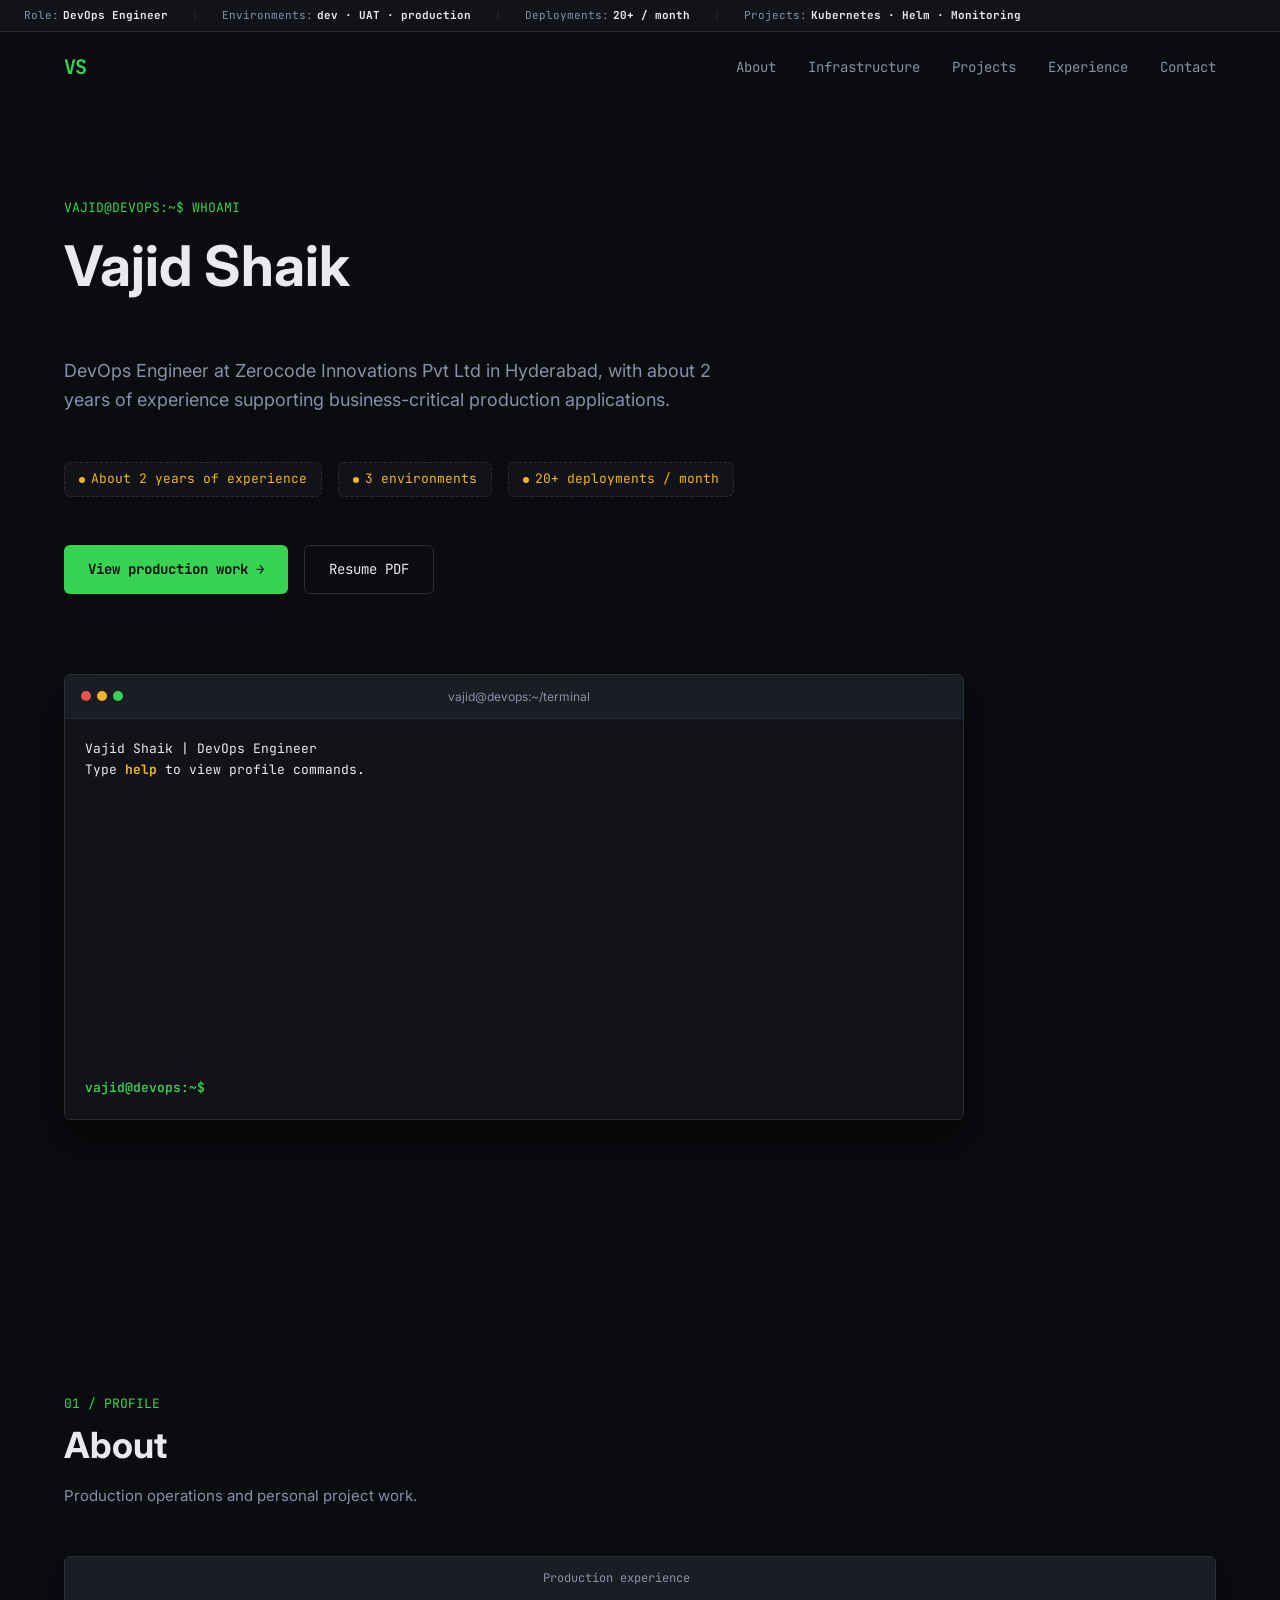
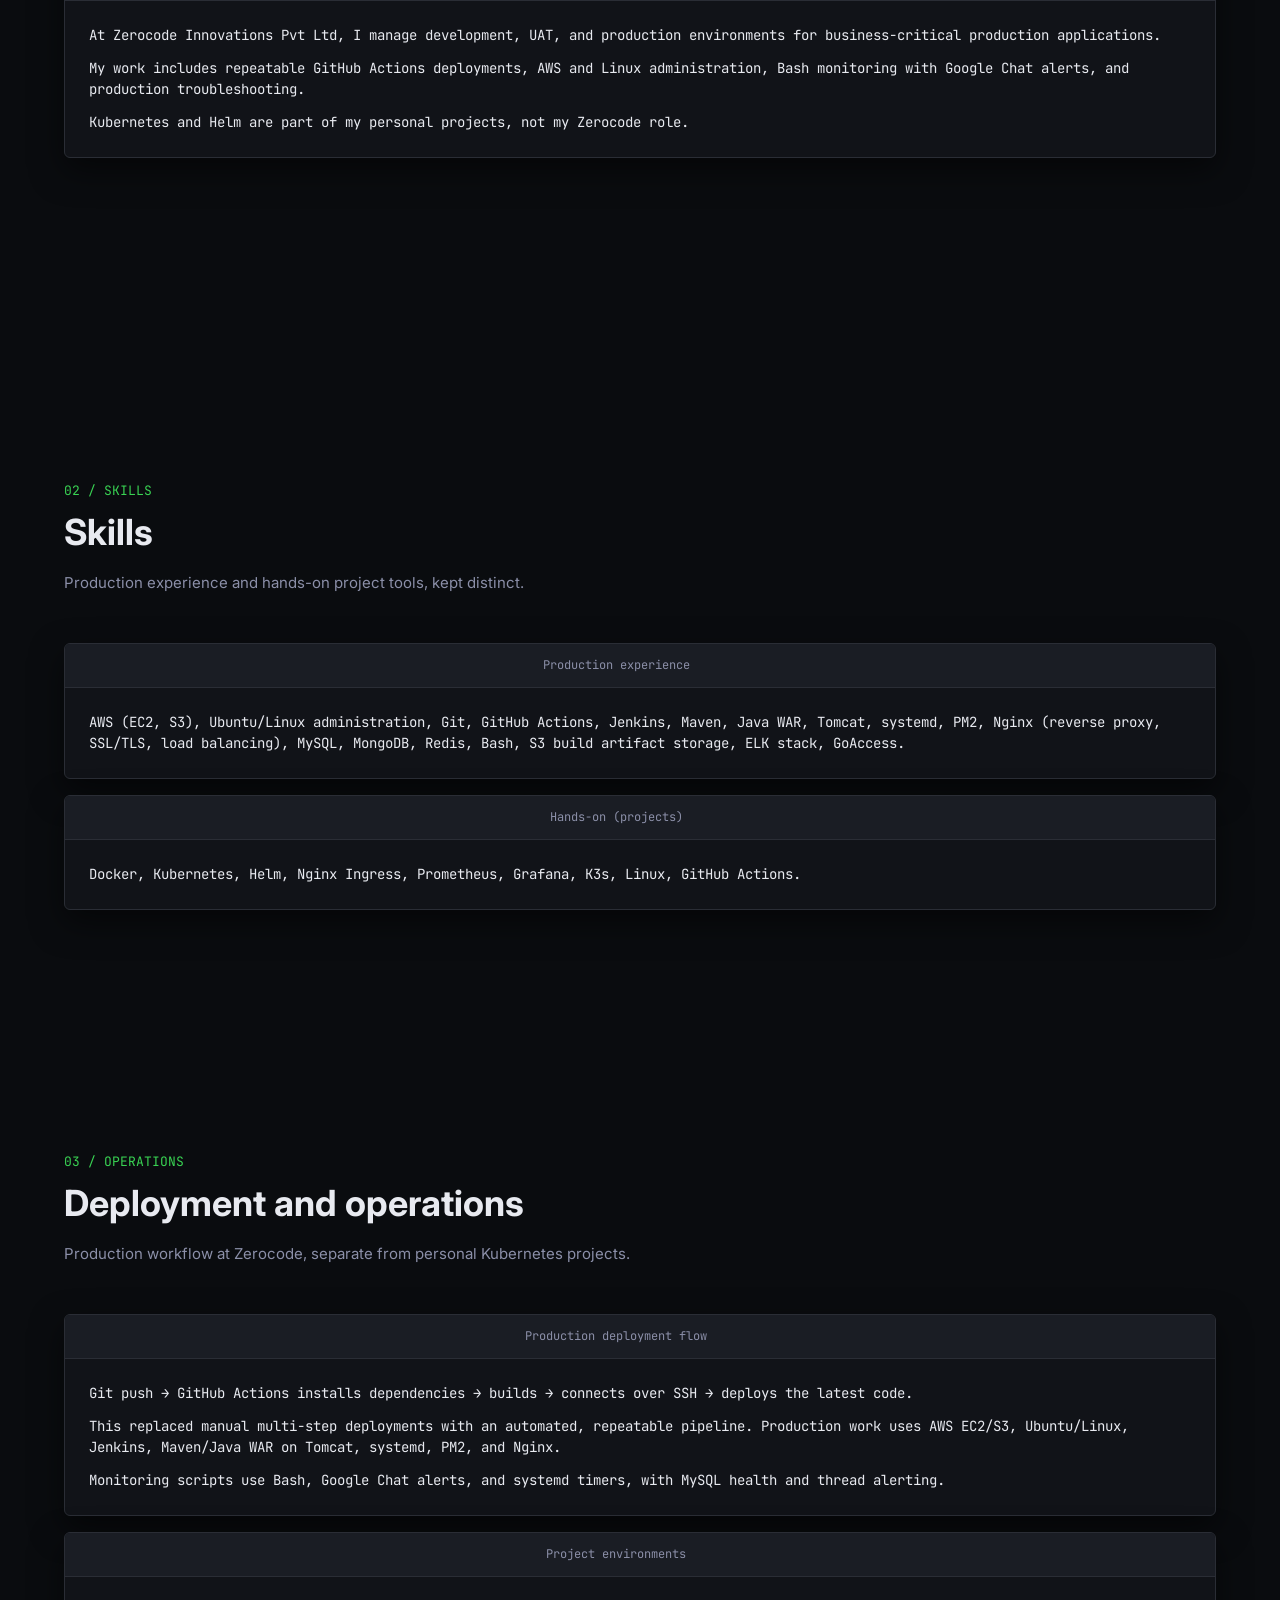
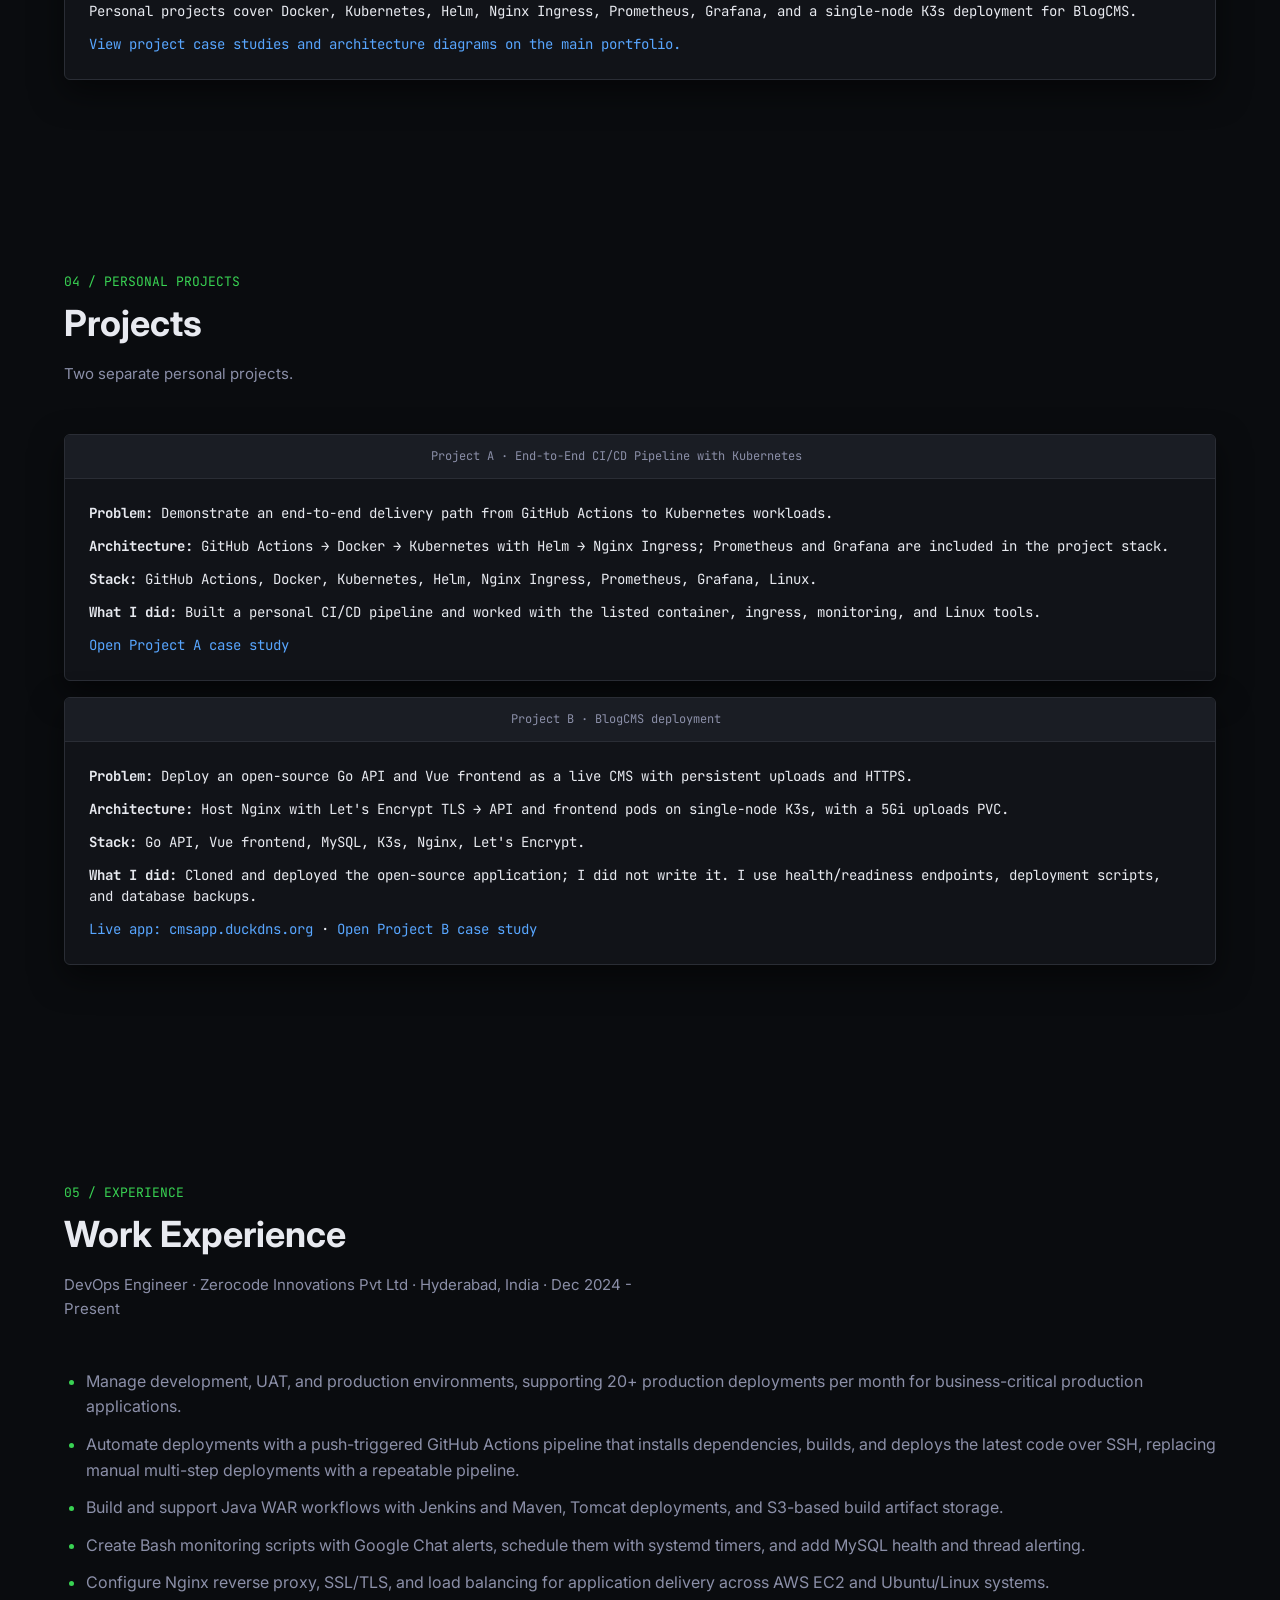
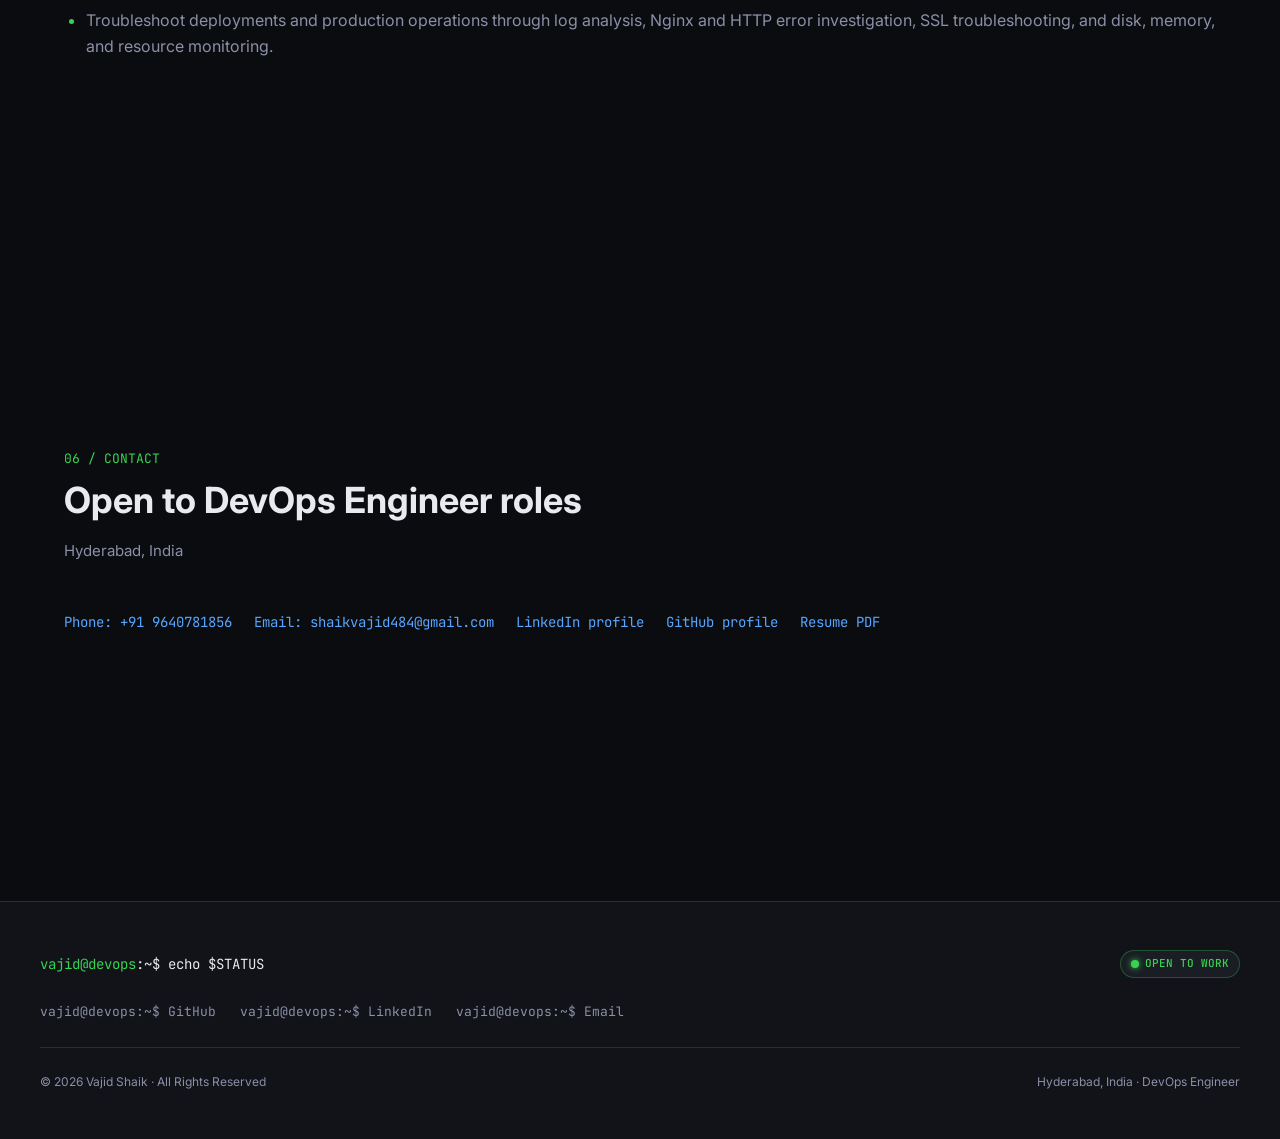
<file: v2/index.html>
<!DOCTYPE html>
<html lang="en">
<head>
  <meta charset="UTF-8" />
  <meta name="viewport" content="width=device-width, initial-scale=1.0" />
  
  <!-- SEO Meta Tags -->
  <title>Vajid Shaik | DevOps Engineer</title>
  <meta name="description" content="Vajid Shaik is a DevOps Engineer at Zerocode Innovations in Hyderabad, with about 2 years of experience in AWS, CI/CD, Linux operations, and production deployments." />
  <meta name="keywords" content="DevOps Engineer, Vajid Shaik, CI/CD, AWS, GitHub Actions, Jenkins, Linux, Nginx, Docker, Kubernetes, Helm, Hyderabad, India" />
  <meta name="author" content="Vajid Shaik" />
  <link rel="canonical" href="https://vajidshaik44.github.io/v2/" />

  <!-- Open Graph / LinkedIn Preview Metadata -->
  <meta property="og:title" content="Vajid Shaik | DevOps Engineer" />
  <meta property="og:description" content="DevOps Engineer with about 2 years of production experience in AWS, CI/CD, and Linux, plus hands-on Kubernetes projects." />
  <meta property="og:type" content="website" />
  <meta property="og:url" content="https://vajidshaik44.github.io/v2/" />
  <meta property="og:site_name" content="Vajid Shaik Portfolio" />

  <!-- Fonts & Styling -->
  <link rel="preconnect" href="https://fonts.googleapis.com">
  <link rel="preconnect" href="https://fonts.gstatic.com" crossorigin>
  <link href="https://fonts.googleapis.com/css2?family=Inter:wght@300;400;500;600;700&family=JetBrains+Mono:wght@300;400;500;600;700&display=swap" rel="stylesheet">
  
  <link rel="icon" type="image/svg+xml" href="favicon.svg" />
  <link rel="shortcut icon" href="favicon.svg" />
  <link rel="stylesheet" href="assets/css/styles.css" />

  <!-- Schema.org JSON-LD Structured Data -->
  <script type="application/ld+json">
  {
    "@context": "https://schema.org",
    "@type": "Person",
    "name": "Vajid Shaik",
    "jobTitle": "DevOps Engineer",
    "url": "https://vajidshaik44.github.io",
    "address": {
      "@type": "PostalAddress",
      "addressLocality": "Hyderabad",
      "addressRegion": "Telangana",
      "addressCountry": "India"
    },
    "alumniOf": {
      "@type": "EducationalOrganization",
      "name": "Medha Degree College (Yogi Vemana University)"
    },
    "sameAs": [
      "https://github.com/VajidShaik44",
      "https://www.linkedin.com/in/vajid-shaik"
    ]
  }
  </script>
</head>
<body>
  <a class="skip-link" href="#main-content">Skip to content</a>

  <!-- ── 1. LOADING SCREEN ── -->
  <div id="loader" aria-live="polite" aria-label="Loading portfolio">
    <div class="loader-container">
      <div class="loader-text">Booting...</div>
      <div class="loader-bar-track">
        <div class="loader-bar-fill"></div>
      </div>
    </div>
  </div>

  <!-- ── 1.5 OPERATIONS Status BAR ── -->
  <div id="ops-ticker" aria-label="Profile highlights">
    <div class="ticker-item">
      <span>Role:</span><strong>DevOps Engineer</strong>
    </div>
    <span class="ticker-separator">|</span>
    <div class="ticker-item">
      <span>Environments:</span><strong>dev · UAT · production</strong>
    </div>
    <span class="ticker-separator">|</span>
    <div class="ticker-item">
      <span>Deployments:</span><strong>20+ / month</strong>
    </div>
    <span class="ticker-separator">|</span>
    <div class="ticker-item">
      <span>Projects:</span><strong>Kubernetes · Helm · Monitoring</strong>
    </div>
  </div>

  <!-- ── 2. NAVIGATION BAR ── -->
  <nav id="navbar" role="navigation" aria-label="Main Navigation">
    <div class="nav-container">
      <a href="#hero" class="nav-logo">VS</a>
      
      <!-- Desktop links -->
      <ul class="nav-links">
        <li><a href="#about">About</a></li>
        <li><a href="#infrastructure">Infrastructure</a></li>
        <li><a href="#projects">Projects</a></li>
        <li><a href="#experience">Experience</a></li>
        <li><a href="#contact">Contact</a></li>
      </ul>

      <!-- Hamburger Trigger for mobile -->
      <button class="hamburger" id="hamburger-trigger" aria-expanded="false" aria-controls="mobile-nav-menu" aria-label="Open navigation menu">
        <span></span>
        <span></span>
        <span></span>
      </button>
    </div>
  </nav>

  <!-- Mobile navigation panel -->
  <div class="mobile-nav-panel" id="mobile-nav-menu">
    <ul class="mobile-nav-links">
      <li><a href="#about" class="mobile-link">About</a></li>
      <li><a href="#infrastructure" class="mobile-link">Infrastructure</a></li>
      <li><a href="#projects" class="mobile-link">Projects</a></li>
      <li><a href="#experience" class="mobile-link">Experience</a></li>
      <li><a href="#contact" class="mobile-link">Contact</a></li>
    </ul>
  </div>

  <!-- ── 3. MAIN PAGE SECTIONS ── -->
  <main id="main-content">
    
    <!-- Hero Section -->
    <section id="hero" class="page-section">
      <div class="hero-wrapper">
        <div class="section-header" style="margin-bottom: var(--spacing-unit);">
          <span class="subtitle" style="font-family: var(--font-mono); color: var(--accent-green); font-size: 13px;">vajid@devops:~$ whoami</span>
          <h1 style="font-size: clamp(32px, 6vw, 56px); margin-top: calc(var(--spacing-unit) * 1.5); margin-bottom: calc(var(--spacing-unit) * 2);">Vajid Shaik</h1>
        </div>
        
        <p class="hero-description">
          DevOps Engineer at Zerocode Innovations Pvt Ltd in Hyderabad, with about 2 years of experience supporting business-critical production applications.
        </p>

        <div class="hero-metrics">
          <span class="metric-pill">About 2 years of experience</span>
          <span class="metric-pill">3 environments</span>
          <span class="metric-pill">20+ deployments / month</span>
        </div>

        <div class="cta-container">
          <a href="#infrastructure" class="btn-primary">View production work &rarr;</a>
          <a href="../assets/resume/vajid-shaik-devops-resume.pdf" download class="btn-secondary">Resume PDF</a>
        </div>

        <!-- Interactive Linux Terminal Simulator -->
        <div class="terminal-cli-block">
          <div class="terminal-cli-header">
            <div class="terminal-buttons">
              <span class="terminal-btn close"></span>
              <span class="terminal-btn minimize"></span>
              <span class="terminal-btn maximize"></span>
            </div>
            <div class="terminal-title">vajid@devops:~/terminal</div>
          </div>
          <div class="terminal-cli-body" id="terminal-body-click">
            <div class="terminal-cli-output" id="terminal-cli-output">Vajid Shaik | DevOps Engineer
Type <span class="term-warning term-bold">help</span> to view profile commands.
</div>
            <div class="terminal-input-line">
              <span class="terminal-cli-prompt">vajid@devops:~$</span>
              <input type="text" class="terminal-cli-input" id="terminal-cli-input" autocomplete="off" spellcheck="false" aria-label="Terminal command input" />
            </div>
          </div>
        </div>
      </div>
    </section>

    <!-- About Section -->
    <section id="about" class="page-section">
      <div class="section-header">
        <span class="subtitle">01 / Profile</span>
        <h2>About</h2>
        <p>Production operations and personal project work.</p>
      </div>
      <div class="terminal-block">
        <div class="terminal-header"><span class="terminal-title">Production experience</span></div>
        <div class="terminal-body">
          <p>At Zerocode Innovations Pvt Ltd, I manage development, UAT, and production environments for business-critical production applications.</p>
          <p>My work includes repeatable GitHub Actions deployments, AWS and Linux administration, Bash monitoring with Google Chat alerts, and production troubleshooting.</p>
          <p>Kubernetes and Helm are part of my personal projects, not my Zerocode role.</p>
        </div>
      </div>
    </section>

    <!-- Skills Section -->
    <section id="skills" class="page-section">
      <div class="section-header">
        <span class="subtitle">02 / Skills</span>
        <h2>Skills</h2>
        <p>Production experience and hands-on project tools, kept distinct.</p>
      </div>
      <div class="terminal-block">
        <div class="terminal-header"><span class="terminal-title">Production experience</span></div>
        <div class="terminal-body">
          <p>AWS (EC2, S3), Ubuntu/Linux administration, Git, GitHub Actions, Jenkins, Maven, Java WAR, Tomcat, systemd, PM2, Nginx (reverse proxy, SSL/TLS, load balancing), MySQL, MongoDB, Redis, Bash, S3 build artifact storage, ELK stack, GoAccess.</p>
        </div>
      </div>
      <div class="terminal-block">
        <div class="terminal-header"><span class="terminal-title">Hands-on (projects)</span></div>
        <div class="terminal-body">
          <p>Docker, Kubernetes, Helm, Nginx Ingress, Prometheus, Grafana, K3s, Linux, GitHub Actions.</p>
        </div>
      </div>
    </section>

    <!-- Infrastructure Section -->
    <section id="infrastructure" class="page-section">
      <div class="section-header">
        <span class="subtitle">03 / Operations</span>
        <h2>Deployment and operations</h2>
        <p>Production workflow at Zerocode, separate from personal Kubernetes projects.</p>
      </div>
      <div class="terminal-block">
        <div class="terminal-header"><span class="terminal-title">Production deployment flow</span></div>
        <div class="terminal-body">
          <p>Git push → GitHub Actions installs dependencies → builds → connects over SSH → deploys the latest code.</p>
          <p>This replaced manual multi-step deployments with an automated, repeatable pipeline. Production work uses AWS EC2/S3, Ubuntu/Linux, Jenkins, Maven/Java WAR on Tomcat, systemd, PM2, and Nginx.</p>
          <p>Monitoring scripts use Bash, Google Chat alerts, and systemd timers, with MySQL health and thread alerting.</p>
        </div>
      </div>
      <div class="terminal-block">
        <div class="terminal-header"><span class="terminal-title">Project environments</span></div>
        <div class="terminal-body">
          <p>Personal projects cover Docker, Kubernetes, Helm, Nginx Ingress, Prometheus, Grafana, and a single-node K3s deployment for BlogCMS.</p>
          <p><a href="/#work">View project case studies and architecture diagrams on the main portfolio.</a></p>
        </div>
      </div>
    </section>

    <!-- Projects Section -->
    <section id="projects" class="page-section">
      <div class="section-header">
        <span class="subtitle">04 / Personal Projects</span>
        <h2>Projects</h2>
        <p>Two separate personal projects.</p>
      </div>
      <article class="terminal-block">
        <div class="terminal-header"><span class="terminal-title">Project A · End-to-End CI/CD Pipeline with Kubernetes</span></div>
        <div class="terminal-body">
          <p><strong>Problem:</strong> Demonstrate an end-to-end delivery path from GitHub Actions to Kubernetes workloads.</p>
          <p><strong>Architecture:</strong> GitHub Actions → Docker → Kubernetes with Helm → Nginx Ingress; Prometheus and Grafana are included in the project stack.</p>
          <p><strong>Stack:</strong> GitHub Actions, Docker, Kubernetes, Helm, Nginx Ingress, Prometheus, Grafana, Linux.</p>
          <p><strong>What I did:</strong> Built a personal CI/CD pipeline and worked with the listed container, ingress, monitoring, and Linux tools.</p>
          <p><a href="/#work">Open Project A case study</a></p>
        </div>
      </article>
      <article class="terminal-block">
        <div class="terminal-header"><span class="terminal-title">Project B · BlogCMS deployment</span></div>
        <div class="terminal-body">
          <p><strong>Problem:</strong> Deploy an open-source Go API and Vue frontend as a live CMS with persistent uploads and HTTPS.</p>
          <p><strong>Architecture:</strong> Host Nginx with Let's Encrypt TLS → API and frontend pods on single-node K3s, with a 5Gi uploads PVC.</p>
          <p><strong>Stack:</strong> Go API, Vue frontend, MySQL, K3s, Nginx, Let's Encrypt.</p>
          <p><strong>What I did:</strong> Cloned and deployed the open-source application; I did not write it. I use health/readiness endpoints, deployment scripts, and database backups.</p>
          <p><a href="https://cmsapp.duckdns.org">Live app: cmsapp.duckdns.org</a> · <a href="/#work">Open Project B case study</a></p>
        </div>
      </article>
    </section>

    <!-- Experience Section -->
    <section id="experience" class="page-section">
      <div class="section-header">
        <span class="subtitle">05 / Experience</span>
        <h2>Work Experience</h2>
        <p>DevOps Engineer · Zerocode Innovations Pvt Ltd · Hyderabad, India · Dec 2024 - Present</p>
      </div>
      <ul class="experience-facts">
        <li>Manage development, UAT, and production environments, supporting 20+ production deployments per month for business-critical production applications.</li>
        <li>Automate deployments with a push-triggered GitHub Actions pipeline that installs dependencies, builds, and deploys the latest code over SSH, replacing manual multi-step deployments with a repeatable pipeline.</li>
        <li>Build and support Java WAR workflows with Jenkins and Maven, Tomcat deployments, and S3-based build artifact storage.</li>
        <li>Create Bash monitoring scripts with Google Chat alerts, schedule them with systemd timers, and add MySQL health and thread alerting.</li>
        <li>Configure Nginx reverse proxy, SSL/TLS, and load balancing for application delivery across AWS EC2 and Ubuntu/Linux systems.</li>
        <li>Troubleshoot deployments and production operations through log analysis, Nginx and HTTP error investigation, SSL troubleshooting, and disk, memory, and resource monitoring.</li>
      </ul>
    </section>

    <!-- Contact Section -->
    <section id="contact" class="page-section">
      <div class="section-header">
        <span class="subtitle">06 / Contact</span>
        <h2>Open to DevOps Engineer roles</h2>
        <p>Hyderabad, India</p>
      </div>
      <div class="contact-details">
        <a href="tel:+919640781856">Phone: +91 9640781856</a>
        <a href="mailto:shaikvajid484@gmail.com">Email: shaikvajid484@gmail.com</a>
        <a href="https://www.linkedin.com/in/vajid-shaik" target="_blank" rel="noopener noreferrer">LinkedIn profile</a>
        <a href="https://github.com/VajidShaik44" target="_blank" rel="noopener noreferrer">GitHub profile</a>
        <a href="../assets/resume/vajid-shaik-devops-resume.pdf">Resume PDF</a>
      </div>
    </section>

  </main>

  <!-- ── 4. FOOTER COMPONENT ── -->
  <footer class="footer" role="contentinfo">
    <div class="footer-container">
      <div class="footer-top">
        <div class="footer-prompt" aria-label="Terminal Prompt">
          <span class="prompt-host">vajid@devops</span><span class="prompt-text">:~$ echo $STATUS</span>
        </div>
        <div class="badge-tag green">
          <span class="status-dot green"></span>
          OPEN TO WORK
        </div>
      </div>

      <div class="footer-links" aria-label="Terminal Links">
        <div>
          <span style="color: var(--text-secondary);">vajid@devops:~$</span> 
          <a href="https://github.com/VajidShaik44" target="_blank" rel="noopener noreferrer">GitHub</a>
        </div>
        <div>
          <span style="color: var(--text-secondary);">vajid@devops:~$</span> 
          <a href="https://www.linkedin.com/in/vajid-shaik" target="_blank" rel="noopener noreferrer">LinkedIn</a>
        </div>
        <div>
          <span style="color: var(--text-secondary);">vajid@devops:~$</span> 
          <a href="mailto:shaikvajid484@gmail.com">Email</a>
        </div>
      </div>

      <div class="footer-bottom">
        <span>&copy; 2026 Vajid Shaik · All Rights Reserved</span>
        <span>Hyderabad, India · DevOps Engineer</span>
      </div>
    </div>
  </footer>

  <!-- ── 5. CORE LAYOUT SCRIPTS ── -->
  <script>
    document.addEventListener("DOMContentLoaded", function () {
      // 1. Force remove loader overlay under 1.5s
      setTimeout(function () {
        document.body.classList.add("loaded");
      }, 1200);

      // 2. Navigation Scroll Effect
      const navbar = document.getElementById("navbar");
      window.addEventListener("scroll", function () {
        if (window.scrollY > 20) {
          navbar.classList.add("scrolled");
        } else {
          navbar.classList.remove("scrolled");
        }
      });

      // 3. Mobile Hamburger Menu Toggle
      const trigger = document.getElementById("hamburger-trigger");
      const menu = document.getElementById("mobile-nav-menu");
      const links = document.querySelectorAll(".mobile-link");

      function toggleMenu() {
        const isOpen = trigger.classList.toggle("open");
        menu.classList.toggle("open");
        trigger.setAttribute("aria-expanded", isOpen);
      }

      trigger.addEventListener("click", toggleMenu);

      links.forEach(function (link) {
        link.addEventListener("click", toggleMenu);
      });

      // 4. Update Navigation Links Active Class on Scroll
      const sections = document.querySelectorAll("section");
      const navItems = document.querySelectorAll(".nav-links a");

      window.addEventListener("scroll", function () {
        let current = "";
        sections.forEach(function (section) {
          const sectionTop = section.offsetTop;
          const sectionHeight = section.clientHeight;
          if (window.scrollY >= (sectionTop - varHOffset())) {
            current = section.getAttribute("id");
          }
        });

        navItems.forEach(function (item) {
          item.classList.remove("active");
          if (item.getAttribute("href").slice(1) === current) {
            item.classList.add("active");
          }
        });
      });

      function varHOffset() {
        return parseInt(getComputedStyle(document.documentElement).getPropertyValue('--nav-h')) || 70;
      }
    });
  </script>
  <script src="assets/js/profile-terminal.js"></script>
</body>
</html>
</file>
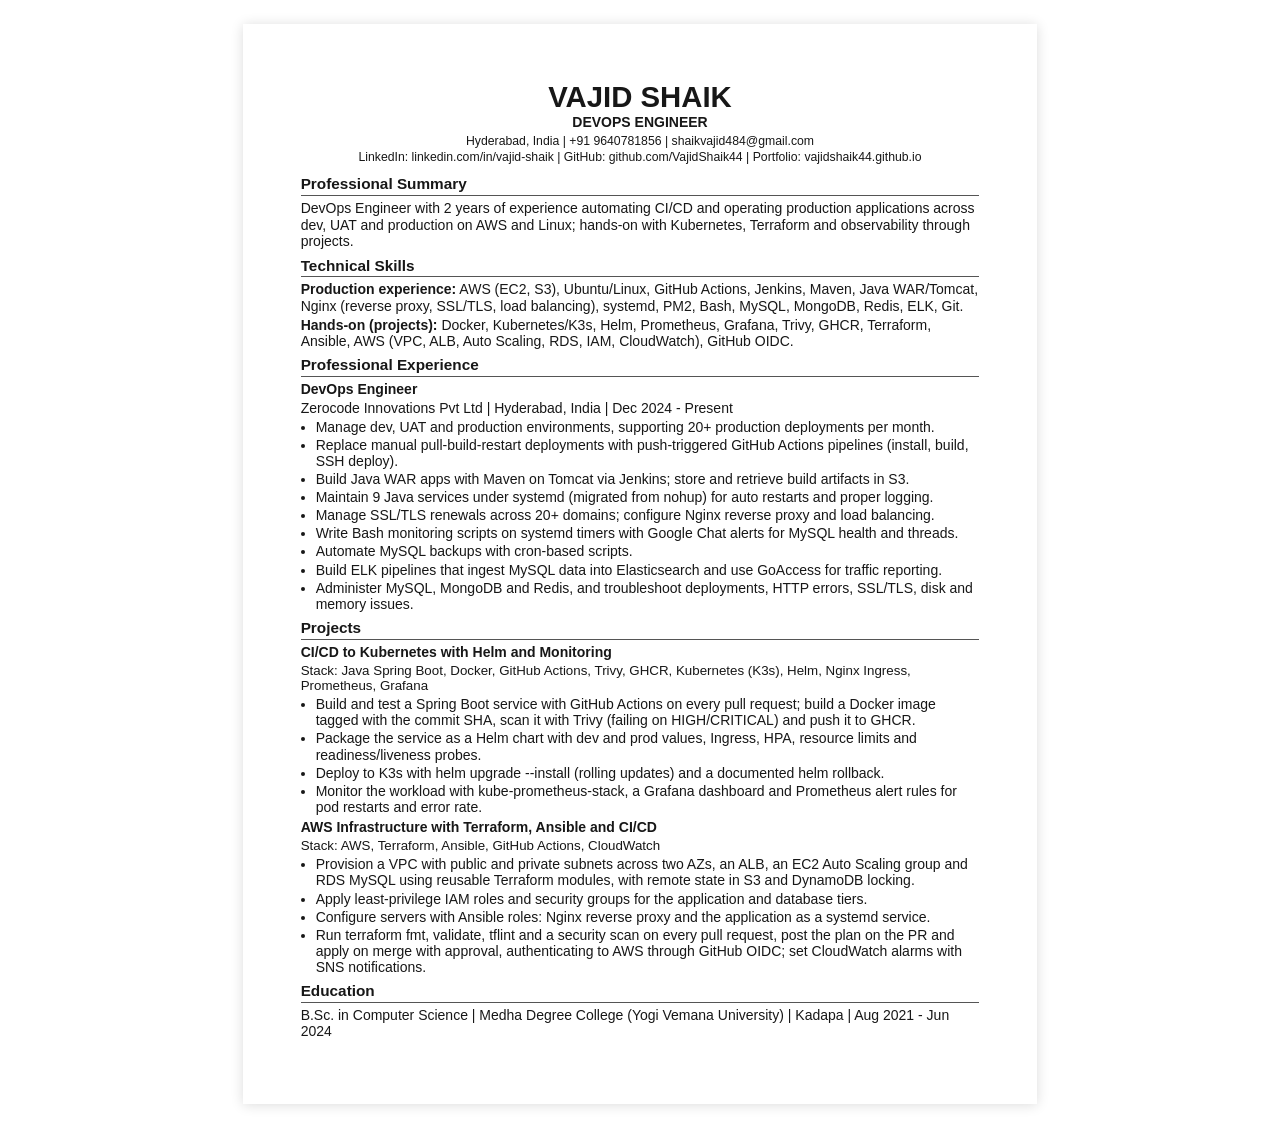
<file: resume/resume.html>
<!doctype html>
<html lang="en">
<head>
  <meta charset="utf-8">
  <meta name="viewport" content="width=device-width, initial-scale=1">
  <title>Vajid Shaik | DevOps Engineer</title>
  <style>
    @page {
      size: A4;
      margin: 0.6in;
    }

    * {
      box-sizing: border-box;
    }

    body {
      margin: 0 auto;
      max-width: 8.27in;
      padding: 0.6in;
      color: #171717;
      font-family: Arial, Helvetica, sans-serif;
      font-size: 10.5pt;
      line-height: 1.15;
    }

    header {
      margin-bottom: 9px;
      text-align: center;
    }

    h1 {
      margin: 0;
      font-size: 22pt;
      line-height: 1.05;
    }

    .role {
      margin: 2px 0 4px;
      font-size: 10.5pt;
      font-weight: 700;
    }

    .contact {
      margin: 0;
      font-size: 9.2pt;
      line-height: 1.3;
    }

    a {
      color: inherit;
      text-decoration: none;
    }

    section {
      margin: 0 0 7px;
    }

    h2 {
      margin: 0 0 4px;
      padding-bottom: 2px;
      border-bottom: 1px solid #555;
      font-size: 11.5pt;
      font-weight: 700;
      line-height: 1.16;
    }

    p {
      margin: 0 0 3px;
    }

    .summary {
      line-height: 1.18;
    }

    .skill-line strong,
    .job-title,
    .project-title {
      font-weight: 700;
    }

    .job-meta,
    .project-stack {
      margin-bottom: 3px;
    }

    .project-stack {
      font-size: 10pt;
    }

    ul {
      margin: 2px 0 0;
      padding-left: 15px;
    }

    li {
      margin: 0 0 2px;
    }

    .project {
      margin-bottom: 4px;
      break-inside: avoid;
    }

    @media screen {
      body {
        margin: 24px auto;
        background: #fff;
        box-shadow: 0 1px 12px rgb(0 0 0 / 14%);
      }
    }

    @media print {
      html,
      body {
        width: auto;
        max-width: none;
        margin: 0;
        padding: 0;
        background: #fff;
        box-shadow: none;
      }
    }
  </style>
</head>
<body>
  <header>
    <h1>VAJID SHAIK</h1>
    <p class="role">DEVOPS ENGINEER</p>
    <p class="contact">Hyderabad, India | +91 9640781856 | shaikvajid484@gmail.com</p>
    <p class="contact">LinkedIn: linkedin.com/in/vajid-shaik | GitHub: github.com/VajidShaik44 | Portfolio: vajidshaik44.github.io</p>
  </header>

  <main>
    <section aria-labelledby="summary-heading">
      <h2 id="summary-heading">Professional Summary</h2>
      <p class="summary">DevOps Engineer with 2 years of experience automating CI/CD and operating production applications across dev, UAT and production on AWS and Linux; hands-on with Kubernetes, Terraform and observability through projects.</p>
    </section>

    <section aria-labelledby="skills-heading">
      <h2 id="skills-heading">Technical Skills</h2>
      <p class="skill-line"><strong>Production experience:</strong> AWS (EC2, S3), Ubuntu/Linux, GitHub Actions, Jenkins, Maven, Java WAR/Tomcat, Nginx (reverse proxy, SSL/TLS, load balancing), systemd, PM2, Bash, MySQL, MongoDB, Redis, ELK, Git.</p>
      <p class="skill-line"><strong>Hands-on (projects):</strong> Docker, Kubernetes/K3s, Helm, Prometheus, Grafana, Trivy, GHCR, Terraform, Ansible, AWS (VPC, ALB, Auto Scaling, RDS, IAM, CloudWatch), GitHub OIDC.</p>
    </section>

    <section aria-labelledby="experience-heading">
      <h2 id="experience-heading">Professional Experience</h2>
      <p class="job-title">DevOps Engineer</p>
      <p class="job-meta">Zerocode Innovations Pvt Ltd | Hyderabad, India | Dec 2024 - Present</p>
      <ul>
        <li>Manage dev, UAT and production environments, supporting 20+ production deployments per month.</li>
        <li>Replace manual pull-build-restart deployments with push-triggered GitHub Actions pipelines (install, build, SSH deploy).</li>
        <li>Build Java WAR apps with Maven on Tomcat via Jenkins; store and retrieve build artifacts in S3.</li>
        <li>Maintain 9 Java services under systemd (migrated from nohup) for auto restarts and proper logging.</li>
        <li>Manage SSL/TLS renewals across 20+ domains; configure Nginx reverse proxy and load balancing.</li>
        <li>Write Bash monitoring scripts on systemd timers with Google Chat alerts for MySQL health and threads.</li>
        <li>Automate MySQL backups with cron-based scripts.</li>
        <li>Build ELK pipelines that ingest MySQL data into Elasticsearch and use GoAccess for traffic reporting.</li>
        <li>Administer MySQL, MongoDB and Redis, and troubleshoot deployments, HTTP errors, SSL/TLS, disk and memory issues.</li>
      </ul>
    </section>

    <section aria-labelledby="projects-heading">
      <h2 id="projects-heading">Projects</h2>
      <article class="project">
        <p class="project-title">CI/CD to Kubernetes with Helm and Monitoring</p>
        <p class="project-stack">Stack: Java Spring Boot, Docker, GitHub Actions, Trivy, GHCR, Kubernetes (K3s), Helm, Nginx Ingress, Prometheus, Grafana</p>
        <ul>
          <li>Build and test a Spring Boot service with GitHub Actions on every pull request; build a Docker image tagged with the commit SHA, scan it with Trivy (failing on HIGH/CRITICAL) and push it to GHCR.</li>
          <li>Package the service as a Helm chart with dev and prod values, Ingress, HPA, resource limits and readiness/liveness probes.</li>
          <li>Deploy to K3s with helm upgrade --install (rolling updates) and a documented helm rollback.</li>
          <li>Monitor the workload with kube-prometheus-stack, a Grafana dashboard and Prometheus alert rules for pod restarts and error rate.</li>
        </ul>
      </article>
      <article class="project">
        <p class="project-title">AWS Infrastructure with Terraform, Ansible and CI/CD</p>
        <p class="project-stack">Stack: AWS, Terraform, Ansible, GitHub Actions, CloudWatch</p>
        <ul>
          <li>Provision a VPC with public and private subnets across two AZs, an ALB, an EC2 Auto Scaling group and RDS MySQL using reusable Terraform modules, with remote state in S3 and DynamoDB locking.</li>
          <li>Apply least-privilege IAM roles and security groups for the application and database tiers.</li>
          <li>Configure servers with Ansible roles: Nginx reverse proxy and the application as a systemd service.</li>
          <li>Run terraform fmt, validate, tflint and a security scan on every pull request, post the plan on the PR and apply on merge with approval, authenticating to AWS through GitHub OIDC; set CloudWatch alarms with SNS notifications.</li>
        </ul>
      </article>
    </section>

    <section aria-labelledby="education-heading">
      <h2 id="education-heading">Education</h2>
      <p>B.Sc. in Computer Science | Medha Degree College (Yogi Vemana University) | Kadapa | Aug 2021 - Jun 2024</p>
    </section>
  </main>
</body>
</html>
</file>
<file: v2/assets/css/styles.css>
/* ===================================================================
   styles.css — Rebuilt Global CSS for vajidshaik44.github.io
   Branch: devops-portfolio-v2
   =================================================================== */

/* ── 1. DESIGN VARIABLES ── */
:root {
  --bg: #0a0c0f;
  --surface: #111318;
  --surface-raised: #1a1d24;
  --border: #2a2d35;
  --text-primary: #e8eaf0;
  --text-secondary: #8b8fa8;
  --accent-green: #39d353;
  --accent-amber: #f0b429;
  --accent-red: #e5534b;
  --accent-blue: #58a6ff;

  --font-sans: 'Inter', system-ui, -apple-system, sans-serif;
  --font-mono: 'JetBrains Mono', monospace;

  --spacing-unit: 8px;
  --radius: 6px;
  --transition-speed: 0.25s;
  
  --nav-h: 70px;
}

/* ── 2. GLOBAL RESETS ── */
*, *::before, *::after {
  box-sizing: border-box;
  margin: 0;
  padding: 0;
}

html {
  scroll-behavior: smooth;
  scroll-padding-top: var(--nav-h);
}

body {
  background-color: var(--bg);
  color: var(--text-primary);
  font-family: var(--font-sans);
  font-size: 16px;
  line-height: 1.6;
  overflow-x: hidden;
  -webkit-font-smoothing: antialiased;
}

/* ── 3. TYPOGRAPHY ── */
h1, h2, h3, h4, h5, h6 {
  font-family: var(--font-sans);
  font-weight: 700;
  color: var(--text-primary);
  line-height: 1.25;
}

code, pre, .mono-text, .terminal-block {
  font-family: var(--font-mono);
}

a {
  color: var(--accent-blue);
  text-decoration: none;
  transition: color var(--transition-speed) ease;
}

a:hover {
  color: var(--accent-green);
}

a:focus-visible,
button:focus-visible,
input:focus-visible {
  outline: 2px solid var(--accent-green);
  outline-offset: 3px;
}

.skip-link {
  position: absolute;
  top: 8px;
  left: 8px;
  z-index: 10002;
  padding: 8px 12px;
  transform: translateY(-150%);
  background: var(--surface-raised);
  color: var(--text-primary);
}

.skip-link:focus {
  transform: translateY(0);
}

/* ── 4. LOADING SCREEN ── */
#loader {
  position: fixed;
  inset: 0;
  background-color: var(--bg);
  z-index: 10000;
  display: flex;
  flex-direction: column;
  justify-content: center;
  align-items: center;
  transition: opacity 0.4s ease, visibility 0.4s ease;
}

.loader-container {
  width: 240px;
  text-align: center;
}

.loader-text {
  font-family: var(--font-mono);
  font-size: 14px;
  color: var(--accent-green);
  margin-bottom: 12px;
  letter-spacing: 0.1em;
}

.loader-bar-track {
  width: 100%;
  height: 4px;
  background-color: var(--surface);
  border: 1px solid var(--border);
  border-radius: 2px;
  overflow: hidden;
}

.loader-bar-fill {
  height: 100%;
  width: 0%;
  background-color: var(--accent-green);
  box-shadow: 0 0 8px var(--accent-green);
  animation: loadProgress 1.2s cubic-bezier(0.1, 0.8, 0.3, 1) forwards;
}

@keyframes loadProgress {
  0% { width: 0%; }
  20% { width: 15%; }
  50% { width: 60%; }
  80% { width: 90%; }
  100% { width: 100%; }
}

/* Hide helper when loaded */
body.loaded #loader {
  opacity: 0;
  visibility: hidden;
}

/* ── 5. NAVIGATION COMPONENT ── */
#navbar {
  position: fixed;
  top: 0;
  left: 0;
  width: 100%;
  height: var(--nav-h);
  background-color: rgba(10, 12, 15, 0.85);
  backdrop-filter: blur(12px);
  -webkit-backdrop-filter: blur(12px);
  border-bottom: 1px solid transparent;
  z-index: 999;
  transition: border-color var(--transition-speed) ease, background-color var(--transition-speed) ease;
}

/* Added dynamically via JS on scroll */
#navbar.scrolled {
  border-bottom-color: var(--border);
  background-color: rgba(17, 19, 24, 0.95);
}

.nav-container {
  max-width: 1200px;
  height: 100%;
  margin: 0 auto;
  padding: 0 calc(var(--spacing-unit) * 3);
  display: flex;
  justify-content: space-between;
  align-items: center;
}

.nav-logo {
  font-family: var(--font-mono);
  font-size: 20px;
  font-weight: 700;
  color: var(--accent-green);
  letter-spacing: -0.05em;
  display: flex;
  align-items: center;
}

.nav-links {
  display: flex;
  gap: calc(var(--spacing-unit) * 4);
  list-style: none;
}

.nav-links a {
  font-family: var(--font-mono);
  font-size: 14px;
  color: var(--text-secondary);
  position: relative;
  padding: calc(var(--spacing-unit) * 0.5) 0;
}

.nav-links a:hover,
.nav-links a.active {
  color: var(--text-primary);
}

.nav-links a::after {
  content: '';
  position: absolute;
  bottom: 0;
  left: 0;
  width: 0%;
  height: 1px;
  background-color: var(--accent-green);
  transition: width var(--transition-speed) ease;
}

.nav-links a:hover::after,
.nav-links a.active::after {
  width: 100%;
}

/* Hamburger Trigger */
.hamburger {
  display: none;
  background: none;
  border: none;
  cursor: pointer;
  width: 24px;
  height: 18px;
  position: relative;
  z-index: 1001;
}

.hamburger span {
  display: block;
  width: 100%;
  height: 2px;
  background-color: var(--text-primary);
  position: absolute;
  left: 0;
  transition: transform var(--transition-speed) ease, opacity var(--transition-speed) ease;
}

.hamburger span:nth-child(1) { top: 0; }
.hamburger span:nth-child(2) { top: 8px; }
.hamburger span:nth-child(3) { top: 16px; }

.hamburger.open span:nth-child(1) {
  transform: translateY(8px) rotate(45deg);
}

.hamburger.open span:nth-child(2) {
  opacity: 0;
}

.hamburger.open span:nth-child(3) {
  transform: translateY(-8px) rotate(-45deg);
}

/* Mobile Menu Panel */
.mobile-nav-panel {
  position: fixed;
  inset: 0;
  background-color: var(--surface);
  z-index: 1000;
  display: flex;
  flex-direction: column;
  justify-content: center;
  align-items: center;
  opacity: 0;
  visibility: hidden;
  transition: opacity var(--transition-speed) ease, visibility var(--transition-speed) ease;
}

.mobile-nav-panel.open {
  opacity: 1;
  visibility: visible;
}

.mobile-nav-links {
  display: flex;
  flex-direction: column;
  align-items: center;
  gap: calc(var(--spacing-unit) * 4);
  list-style: none;
}

.mobile-nav-links a {
  font-family: var(--font-mono);
  font-size: 22px;
  color: var(--text-secondary);
}

.mobile-nav-links a:hover {
  color: var(--accent-green);
}

/* ── 6. UTILITY CLASSES ── */

/* Section Layouts */
.page-section {
  min-height: 80vh;
  padding: calc(var(--spacing-unit) * 12) calc(var(--spacing-unit) * 3);
  max-width: 1200px;
  margin: 0 auto;
  display: flex;
  flex-direction: column;
  justify-content: center;
}

/* Custom horizontal grid containers will go here later */
.section-header {
  margin-bottom: calc(var(--spacing-unit) * 6);
  max-width: 600px;
}

.section-header .subtitle {
  font-family: var(--font-mono);
  font-size: 13px;
  color: var(--accent-green);
  text-transform: uppercase;
  margin-bottom: calc(var(--spacing-unit) * 1);
  display: block;
}

.section-header h2 {
  font-size: clamp(24px, 4vw, 36px);
  margin-bottom: calc(var(--spacing-unit) * 2);
}

.section-header p {
  color: var(--text-secondary);
  font-size: 15px;
}

/* Terminal Frame block */
.terminal-block {
  background-color: var(--surface);
  border: 1px solid var(--border);
  border-radius: var(--radius);
  box-shadow: 0 12px 32px rgba(0, 0, 0, 0.5);
  overflow: hidden;
  display: flex;
  flex-direction: column;
}

.terminal-header {
  background-color: var(--surface-raised);
  border-bottom: 1px solid var(--border);
  padding: calc(var(--spacing-unit) * 1.5) calc(var(--spacing-unit) * 2);
  display: flex;
  align-items: center;
}

.terminal-buttons {
  display: flex;
  gap: 6px;
  margin-right: 16px;
}

.terminal-btn {
  width: 10px;
  height: 10px;
  border-radius: 50%;
}

.terminal-btn.close { background-color: var(--accent-red); }
.terminal-btn.minimize { background-color: var(--accent-amber); }
.terminal-btn.maximize { background-color: var(--accent-green); }

.terminal-title {
  color: var(--text-secondary);
  font-size: 12px;
  flex-grow: 1;
  text-align: center;
  padding-right: 48px; /* Offset the button list alignment spacing */
}

.terminal-body {
  padding: calc(var(--spacing-unit) * 3);
  font-size: 14px;
  color: var(--text-primary);
  line-height: 1.5;
}

.terminal-body p + p {
  margin-top: 12px;
}

.terminal-block + .terminal-block {
  margin-top: 16px;
}

.experience-facts {
  display: grid;
  gap: 12px;
  padding-left: 22px;
  color: var(--text-secondary);
}

.experience-facts li::marker {
  color: var(--accent-green);
}

.contact-details {
  display: flex;
  flex-wrap: wrap;
  gap: 14px 22px;
  font-family: var(--font-mono);
  font-size: 14px;
}

.contact-details a {
  overflow-wrap: anywhere;
}

/* Status Indicator Dot */
.status-dot {
  display: inline-block;
  width: 8px;
  height: 8px;
  border-radius: 50%;
  margin-right: 6px;
}

.status-dot.green {
  background-color: var(--accent-green);
  box-shadow: 0 0 6px var(--accent-green);
}

.status-dot.amber {
  background-color: var(--accent-amber);
  box-shadow: 0 0 6px var(--accent-amber);
}

.status-dot.red {
  background-color: var(--accent-red);
  box-shadow: 0 0 6px var(--accent-red);
}

/* Metadata Badge Tags */
.badge-tag {
  display: inline-flex;
  align-items: center;
  background-color: var(--surface-raised);
  border: 1px solid var(--border);
  color: var(--text-secondary);
  font-family: var(--font-mono);
  font-size: 11px;
  font-weight: 500;
  padding: 4px 10px;
  border-radius: 20px;
  white-space: nowrap;
}

.badge-tag.green {
  color: var(--accent-green);
  border-color: rgba(57, 211, 83, 0.3);
}

.badge-tag.amber {
  color: var(--accent-amber);
  border-color: rgba(240, 180, 41, 0.3);
}

.badge-tag.red {
  color: var(--accent-red);
  border-color: rgba(229, 83, 75, 0.3);
}

.badge-tag.blue {
  color: var(--accent-blue);
  border-color: rgba(88, 166, 255, 0.3);
}

/* ── 7. FOOTER COMPONENT ── */
.footer {
  border-top: 1px solid var(--border);
  background-color: var(--surface);
  padding: calc(var(--spacing-unit) * 6) calc(var(--spacing-unit) * 3);
}

.footer-container {
  max-width: 1200px;
  margin: 0 auto;
  display: flex;
  flex-direction: column;
  gap: calc(var(--spacing-unit) * 3);
}

.footer-top {
  display: flex;
  justify-content: space-between;
  align-items: center;
  flex-wrap: wrap;
  gap: calc(var(--spacing-unit) * 2);
}

.footer-prompt {
  font-family: var(--font-mono);
  font-size: 14px;
}

.footer-prompt .prompt-host {
  color: var(--accent-green);
}

.footer-prompt .prompt-text {
  color: var(--text-primary);
}

.footer-links {
  display: flex;
  gap: calc(var(--spacing-unit) * 3);
  font-family: var(--font-mono);
  font-size: 13px;
}

.footer-links a {
  color: var(--text-secondary);
}

.footer-links a:hover {
  color: var(--accent-blue);
}

.footer-bottom {
  display: flex;
  justify-content: space-between;
  align-items: center;
  font-size: 12px;
  color: var(--text-secondary);
  border-top: 1px solid var(--border);
  padding-top: calc(var(--spacing-unit) * 3);
}

/* ── 8. RESPONSIVE BREAKPOINTS ── */
@media (max-width: 1024px) {
  :root {
    --nav-h: 64px;
  }
  
  .page-section {
    padding: calc(var(--spacing-unit) * 8) calc(var(--spacing-unit) * 3);
  }
}

@media (max-width: 768px) {
  .nav-links {
    display: none;
  }

  .hamburger {
    display: block;
  }

  .footer-top {
    flex-direction: column;
    align-items: flex-start;
  }

  .footer-links {
    flex-direction: column;
    gap: calc(var(--spacing-unit) * 1.5);
  }

  .footer-bottom {
    flex-direction: column;
    gap: calc(var(--spacing-unit) * 1.5);
    align-items: flex-start;
  }
}

/* ── 9. OPERATIONS TICKER STATUS BAR ── */
#ops-ticker {
  position: fixed;
  top: 0;
  left: 0;
  width: 100%;
  height: 32px;
  background-color: var(--surface);
  border-bottom: 1px solid var(--border);
  z-index: 1001;
  font-family: var(--font-mono);
  font-size: 11px;
  display: flex;
  align-items: center;
  padding: 0 calc(var(--spacing-unit) * 3);
  overflow-x: auto;
  white-space: nowrap;
  gap: calc(var(--spacing-unit) * 3);
  scrollbar-width: none; /* Hide scrollbar Firefox */
}

#ops-ticker::-webkit-scrollbar {
  display: none; /* Hide scrollbar Chrome/Safari */
}

.ticker-item {
  display: flex;
  align-items: center;
  color: var(--text-secondary);
}

.ticker-item .status-dot {
  margin-right: 4px;
}

.ticker-item strong {
  color: var(--text-primary);
  margin-left: 4px;
}

.ticker-separator {
  color: var(--border);
  font-size: 10px;
}

/* Compensate body padding for top-fixed status ticker & nav */
body {
  padding-top: calc(var(--nav-h) + 32px);
}

#navbar {
  top: 32px;
}

/* ── 10. HERO SECTION ELEMENTS ── */
.hero-wrapper {
  display: flex;
  flex-direction: column;
  gap: calc(var(--spacing-unit) * 4);
}

.hero-description {
  font-size: clamp(16px, 2vw, 18px);
  color: var(--text-secondary);
  max-width: 680px;
}

.hero-metrics {
  display: flex;
  flex-wrap: wrap;
  gap: calc(var(--spacing-unit) * 2);
  margin-top: calc(var(--spacing-unit) * 2);
}

.hero-metrics .metric-pill {
  font-family: var(--font-mono);
  font-size: 13px;
  background-color: var(--surface);
  border: 1px dashed var(--border);
  padding: 6px 14px;
  border-radius: var(--radius);
  color: var(--accent-amber);
  display: flex;
  align-items: center;
  gap: 6px;
}

.hero-metrics .metric-pill::before {
  content: '';
  display: inline-block;
  width: 6px;
  height: 6px;
  border-radius: 50%;
  background-color: var(--accent-amber);
}

.cta-container {
  display: flex;
  flex-wrap: wrap;
  gap: calc(var(--spacing-unit) * 2);
  margin-top: calc(var(--spacing-unit) * 2);
}

.btn-primary {
  display: inline-flex;
  align-items: center;
  justify-content: center;
  background-color: var(--accent-green);
  color: var(--bg);
  font-family: var(--font-mono);
  font-weight: 700;
  font-size: 14px;
  padding: 12px 24px;
  border-radius: var(--radius);
  border: none;
  cursor: pointer;
  transition: background-color var(--transition-speed) ease, transform 0.1s ease;
}

.btn-primary:hover {
  background-color: #2ebc48;
  color: var(--bg);
}

.btn-secondary {
  display: inline-flex;
  align-items: center;
  justify-content: center;
  background-color: transparent;
  color: var(--text-primary);
  border: 1px solid var(--border);
  font-family: var(--font-mono);
  font-size: 14px;
  padding: 12px 24px;
  border-radius: var(--radius);
  cursor: pointer;
  transition: border-color var(--transition-speed) ease, background-color var(--transition-speed) ease;
}

.btn-secondary:hover {
  border-color: var(--accent-blue);
  background-color: rgba(88, 166, 255, 0.05);
  color: var(--accent-blue);
}

/* ── 11. INTERACTIVE TERMINAL LAYOUT ── */
.terminal-cli-block {
  max-width: 900px;
  width: 100%;
  margin-top: calc(var(--spacing-unit) * 6);
  border: 1px solid var(--border);
  border-radius: var(--radius);
  overflow: hidden;
  box-shadow: 0 20px 40px rgba(0, 0, 0, 0.6);
}

.terminal-cli-header {
  background-color: var(--surface-raised);
  border-bottom: 1px solid var(--border);
  padding: calc(var(--spacing-unit) * 1.5) calc(var(--spacing-unit) * 2);
  display: flex;
  align-items: center;
}

.terminal-cli-body {
  background-color: var(--surface);
  padding: calc(var(--spacing-unit) * 2.5);
  height: 400px;
  overflow-y: auto;
  font-family: var(--font-mono);
  font-size: 13px;
  line-height: 1.6;
  color: var(--text-primary);
  display: flex;
  flex-direction: column;
}

.terminal-cli-output {
  flex-grow: 1;
  overflow-y: auto;
  margin-bottom: calc(var(--spacing-unit) * 1.5);
  white-space: pre-wrap;
  word-break: break-all;
}

.terminal-input-line {
  display: flex;
  align-items: center;
}

.terminal-cli-prompt {
  color: var(--accent-green);
  font-weight: 600;
  margin-right: 8px;
  white-space: nowrap;
}

.terminal-cli-input {
  background: transparent !important;
  border: none !important;
  outline: none !important;
  color: var(--text-primary) !important;
  font-family: var(--font-mono) !important;
  font-size: 13px !important;
  flex-grow: 1;
  caret-color: var(--accent-green);
  padding: 0 !important;
}

.terminal-cli-input:focus-visible {
  outline: 2px solid var(--accent-green) !important;
  outline-offset: 4px;
}

/* Autocomplete suggestion styles */
.terminal-autocomplete-hint {
  color: var(--text-secondary);
  opacity: 0.5;
  margin-left: 2px;
}

/* Terminal output coloring helpers */
.term-success { color: var(--accent-green); }
.term-warning { color: var(--accent-amber); }
.term-error { color: var(--accent-red); }
.term-info { color: var(--accent-blue); }
.term-dim { color: var(--text-secondary); }
.term-bold { font-weight: bold; }
</file>
